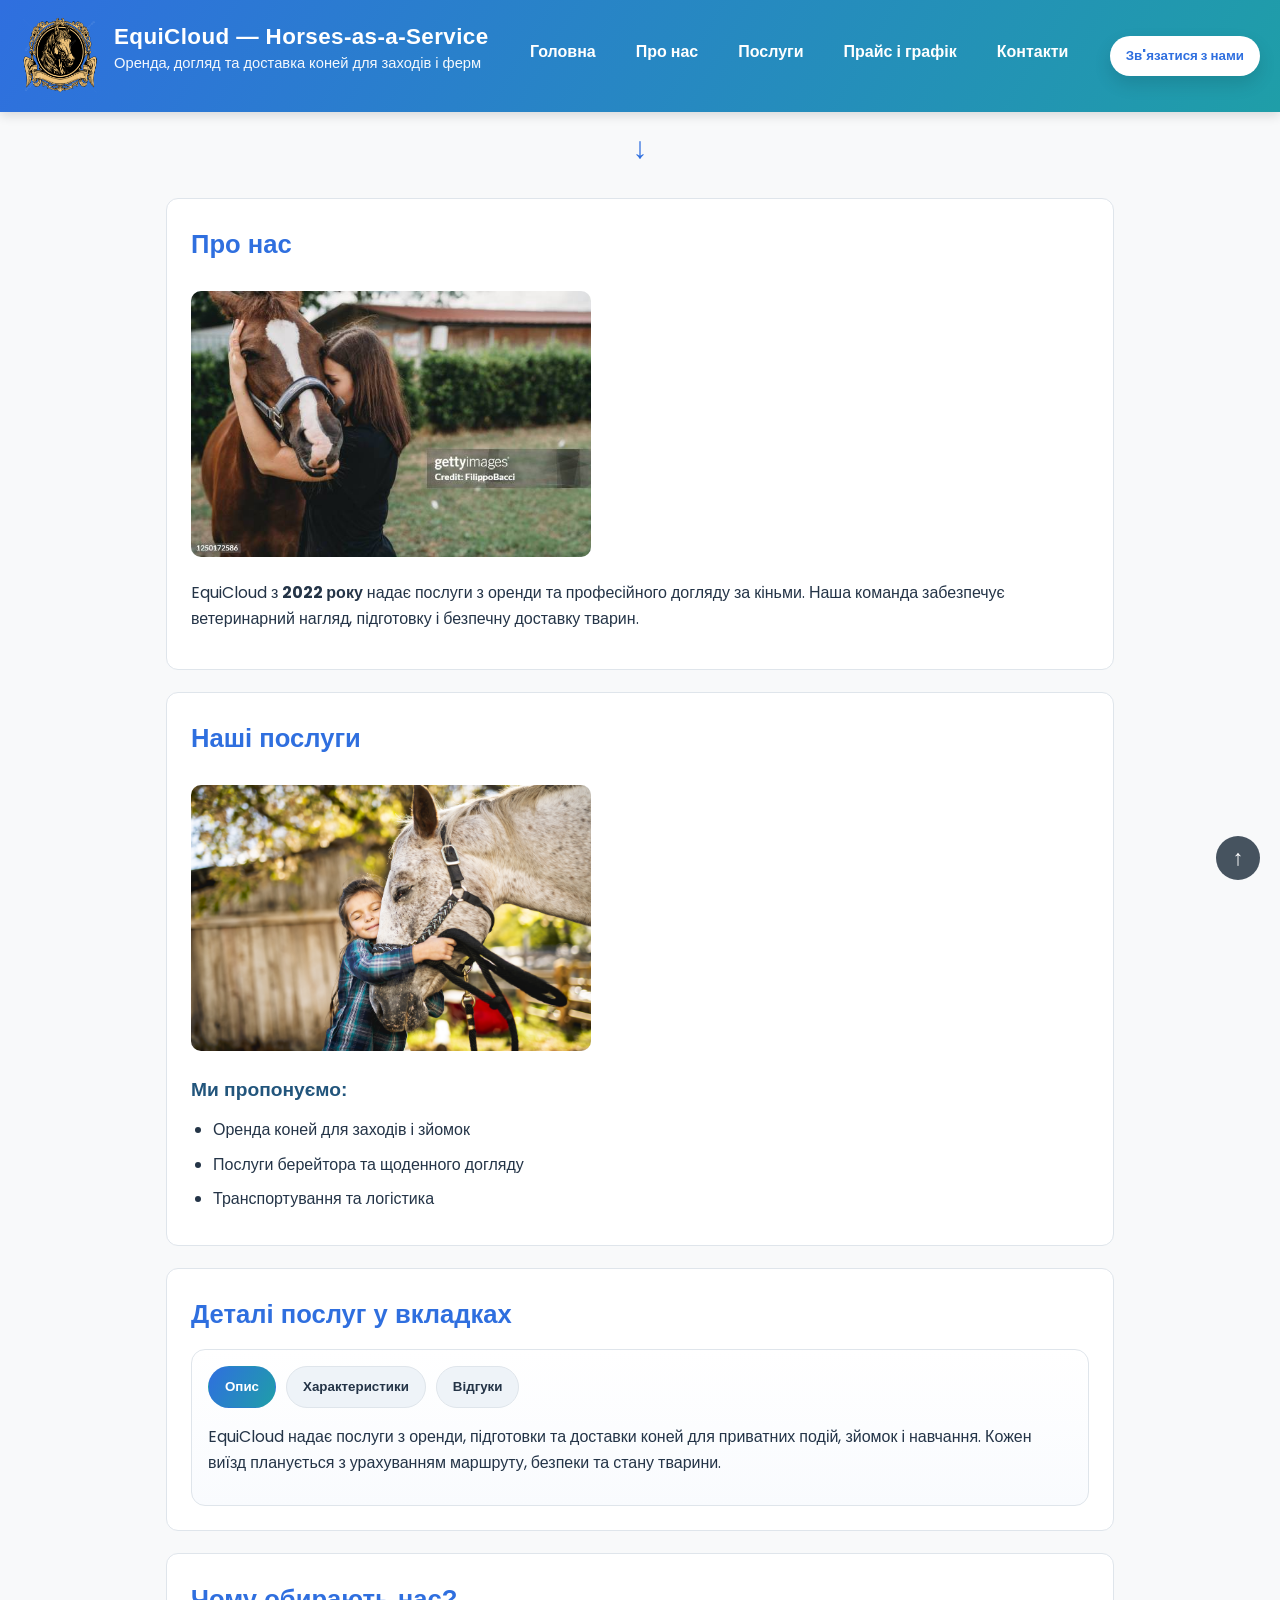
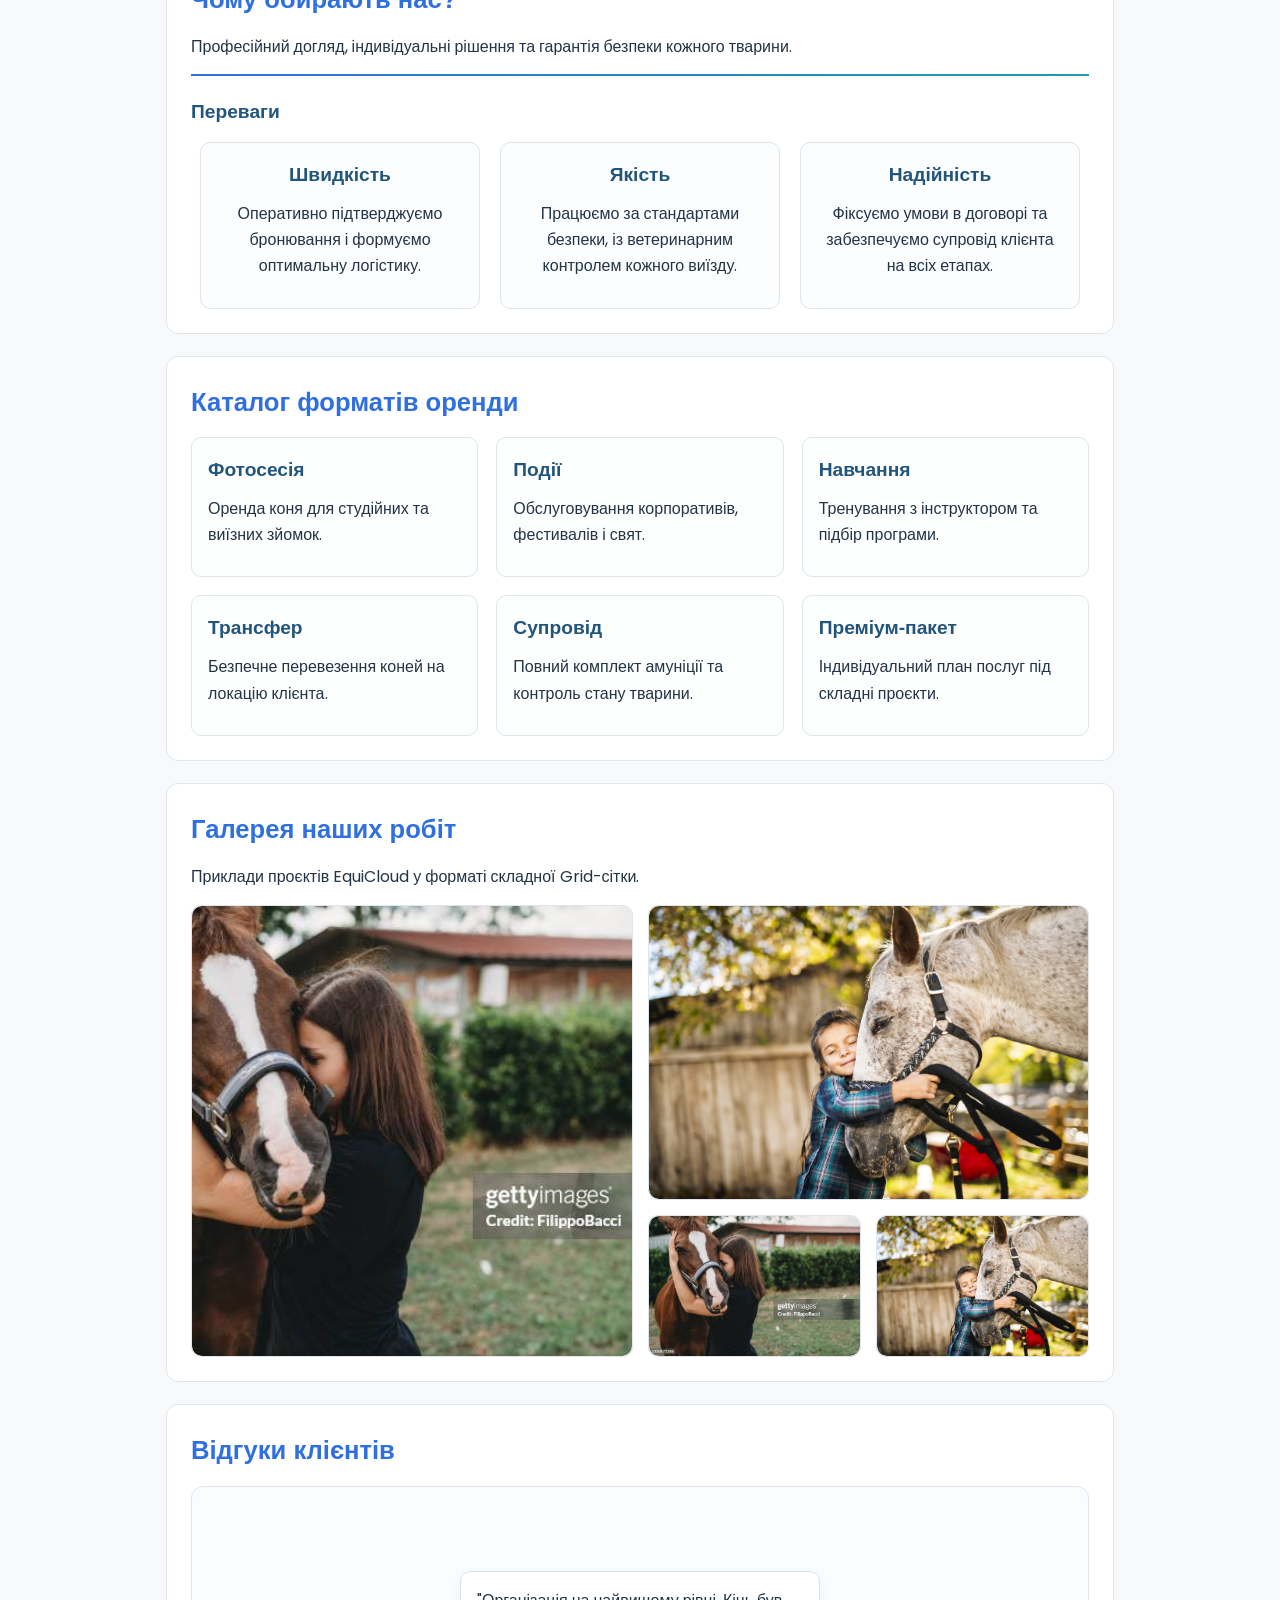
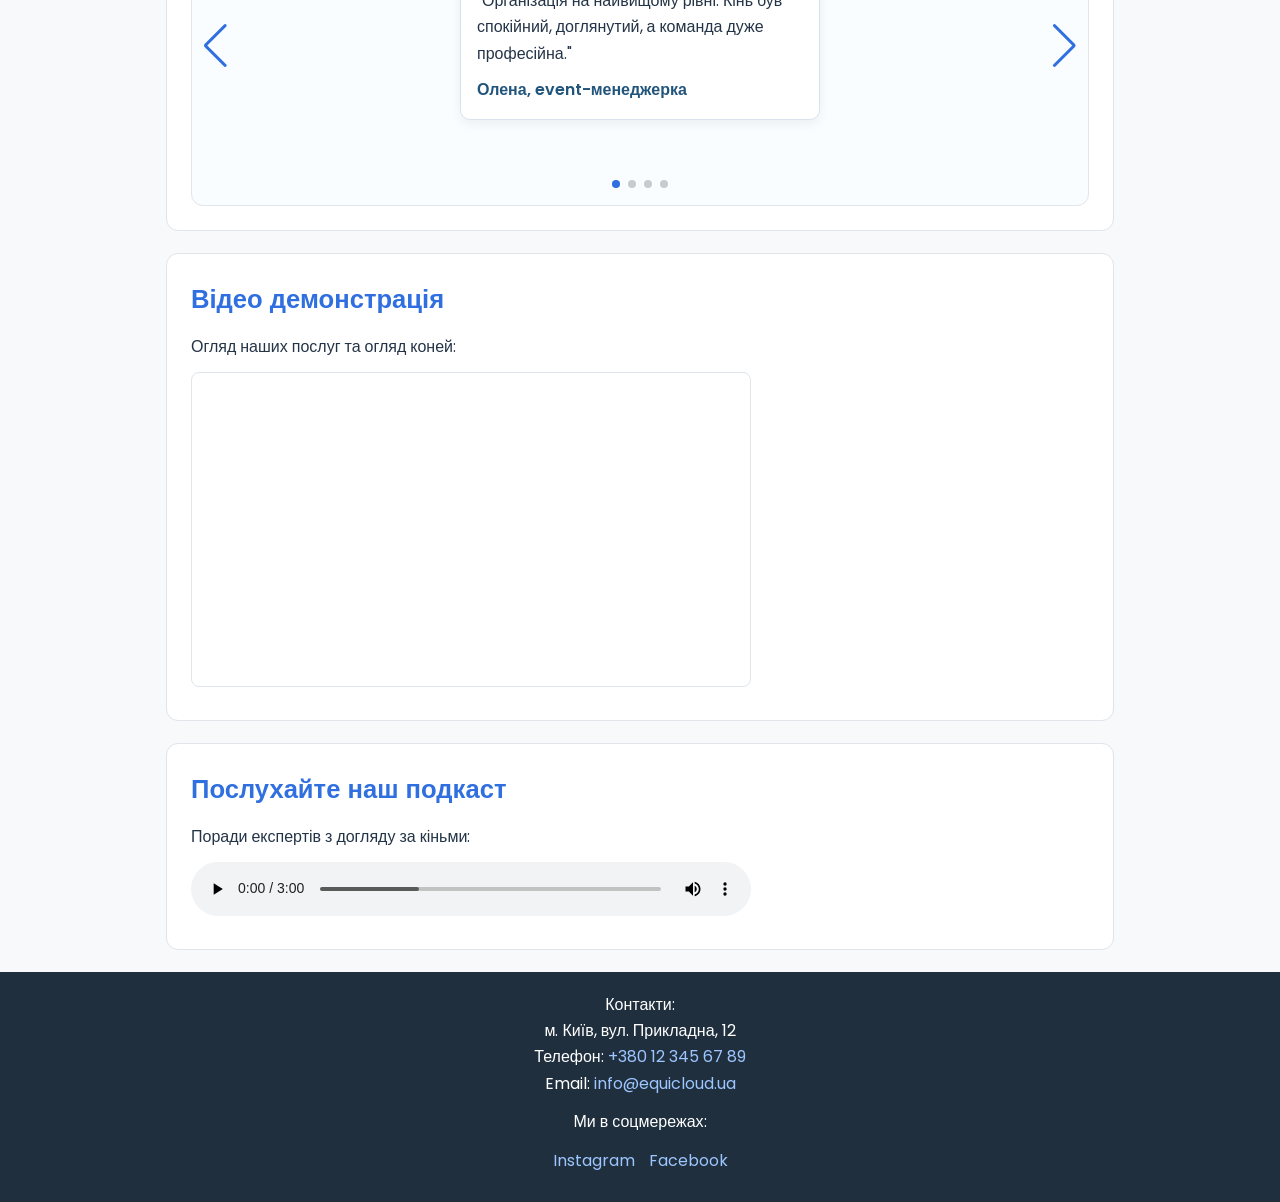
<file: index.html>
<!DOCTYPE html>
<html lang="uk">
<head>
    <meta charset="UTF-8">
    <meta name="viewport" content="width=device-width, initial-scale=1.0">
    <title>EquiCloud — Horses-as-a-Service</title>
    <meta name="description" content="EquiCloud — оренда, догляд та доставка коней як сервіс для заходів і ферм">
    <link rel="icon" href="img/logo.png" type="image/png">
    <link rel="stylesheet" href="https://cdn.jsdelivr.net/npm/swiper@11/swiper-bundle.min.css">
    <link rel="stylesheet" href="style.css">
</head>
<body>
    <header class="main-header">
        <div class="header-brand">
            <img src="img/logo.png" alt="Логотип EquiCloud — Horses-as-a-Service" width="100">
            <div>
                <h1>EquiCloud — Horses-as-a-Service</h1>
                <p>Оренда, догляд та доставка коней для заходів і ферм</p>
            </div>
        </div>
        <button class="hamburger" aria-label="Меню" aria-controls="mobile-menu" aria-expanded="false" type="button">
            <span class="bar"></span>
            <span class="bar"></span>
            <span class="bar"></span>
        </button>
        <nav class="main-menu" aria-label="Основна навігація">
            <ul>
                <li><a href="index.html">Головна</a></li>
                <li><a href="about.html">Про нас</a></li>
                <li><a href="services.html">Послуги</a></li>
                <li><a href="price.html">Прайс і графік</a></li>
                <li><a href="contacts.html">Контакти</a></li>
            </ul>
        </nav>
        <button class="header-cta" id="open-modal-btn" type="button" aria-haspopup="dialog" aria-controls="my-modal">
            Зв'язатися з нами
        </button>
        <nav class="mobile-menu" id="mobile-menu" aria-label="Мобільна навігація">
            <a href="index.html">Головна</a>
            <a href="about.html">Про нас</a>
            <a href="services.html">Послуги</a>
            <a href="price.html">Прайс і графік</a>
            <a href="contacts.html">Контакти</a>
        </nav>
    </header>

    <div class="scroll-down" aria-hidden="true">
        <span>↓</span>
    </div>

    <main>
        <section id="about">
            <h2>Про нас</h2>
            <img src="img/team.jpg" alt="Команда EquiCloud з кіньми" width="400">
            <p>EquiCloud з <strong>2022 року</strong> надає послуги з оренди та професійного догляду за кіньми. Наша команда забезпечує ветеринарний нагляд, підготовку і безпечну доставку тварин.</p>
        </section>

        <section id="services">
            <h2>Наші послуги</h2>
            <img src="img/services.jpg" alt="Послуги EquiCloud — оренда та догляд коней" width="400">
            <h3>Ми пропонуємо:</h3>
            <ul>
                <li>Оренда коней для заходів і зйомок</li>
                <li>Послуги берейтора та щоденного догляду</li>
                <li>Транспортування та логістика</li>
            </ul>
        </section>

        <section class="tabs-section" aria-labelledby="tabs-title">
            <h2 id="tabs-title">Деталі послуг у вкладках</h2>
            <div class="tabs-container">
                <div class="tabs-header" role="tablist" aria-label="Деталі послуг EquiCloud">
                    <button class="tab-btn active" type="button" data-tab="tab-desc" role="tab" aria-selected="true">Опис</button>
                    <button class="tab-btn" type="button" data-tab="tab-specs" role="tab" aria-selected="false">Характеристики</button>
                    <button class="tab-btn" type="button" data-tab="tab-reviews" role="tab" aria-selected="false">Відгуки</button>
                </div>

                <div class="tabs-body">
                    <div id="tab-desc" class="tab-content active" role="tabpanel">
                        <p>EquiCloud надає послуги з оренди, підготовки та доставки коней для приватних подій, зйомок і навчання. Кожен виїзд планується з урахуванням маршруту, безпеки та стану тварини.</p>
                    </div>
                    <div id="tab-specs" class="tab-content" role="tabpanel">
                        <p>Ключові характеристики сервісу:</p>
                        <ul>
                            <li>ветеринарний контроль перед виїздом;</li>
                            <li>професійний супровід інструктора;</li>
                            <li>спеціалізований транспорт і логістика.</li>
                        </ul>
                    </div>
                    <div id="tab-reviews" class="tab-content" role="tabpanel">
                        <p>Клієнти відзначають пунктуальність команди, спокій тварин та зрозумілу комунікацію. Це допомагає безпечно проводити фотосесії, івенти та навчальні заняття.</p>
                    </div>
                </div>
            </div>
        </section>

        <section>
            <h2>Чому обирають нас?</h2>
            <p>Професійний догляд, індивідуальні рішення та гарантія безпеки кожного тварини.</p>
            <hr>
            <h3>Переваги</h3>
            <div class="features">
                <article class="feature-card">
                    <h3>Швидкість</h3>
                    <p>Оперативно підтверджуємо бронювання і формуємо оптимальну логістику.</p>
                </article>
                <article class="feature-card">
                    <h3>Якість</h3>
                    <p>Працюємо за стандартами безпеки, із ветеринарним контролем кожного виїзду.</p>
                </article>
                <article class="feature-card">
                    <h3>Надійність</h3>
                    <p>Фіксуємо умови в договорі та забезпечуємо супровід клієнта на всіх етапах.</p>
                </article>
            </div>
        </section>

        <section>
            <h2>Каталог форматів оренди</h2>
            <div class="catalog">
                <article class="product-item">
                    <h3>Фотосесія</h3>
                    <p>Оренда коня для студійних та виїзних зйомок.</p>
                </article>
                <article class="product-item">
                    <h3>Події</h3>
                    <p>Обслуговування корпоративів, фестивалів і свят.</p>
                </article>
                <article class="product-item">
                    <h3>Навчання</h3>
                    <p>Тренування з інструктором та підбір програми.</p>
                </article>
                <article class="product-item">
                    <h3>Трансфер</h3>
                    <p>Безпечне перевезення коней на локацію клієнта.</p>
                </article>
                <article class="product-item">
                    <h3>Супровід</h3>
                    <p>Повний комплект амуніції та контроль стану тварини.</p>
                </article>
                <article class="product-item">
                    <h3>Преміум-пакет</h3>
                    <p>Індивідуальний план послуг під складні проєкти.</p>
                </article>
            </div>
        </section>

        <section>
            <h2>Галерея наших робіт</h2>
            <p>Приклади проєктів EquiCloud у форматі складної Grid-сітки.</p>
            <div class="gallery">
                <div class="gallery-item item-1">
                    <img src="img/team.jpg" alt="Команда EquiCloud під час виїзного проєкту">
                </div>
                <div class="gallery-item item-2">
                    <img src="img/services.jpg" alt="Кінь підготовлений до фотосесії">
                </div>
                <div class="gallery-item item-3">
                    <img src="img/team.jpg" alt="Підготовка коней для публічного заходу">
                </div>
                <div class="gallery-item item-4">
                    <img src="img/services.jpg" alt="Супровід коня інструктором EquiCloud">
                </div>
            </div>
        </section>

        <section>
            <h2>Відгуки клієнтів</h2>
            <div class="swiper mySwiper">
                <div class="swiper-wrapper">
                    <div class="swiper-slide">
                        <blockquote>
                            <p>"Організація на найвищому рівні. Кінь був спокійний, доглянутий, а команда дуже професійна."</p>
                            <cite>Олена, event-менеджерка</cite>
                        </blockquote>
                    </div>
                    <div class="swiper-slide">
                        <blockquote>
                            <p>"Замовляли для фотозйомки. Усе чітко за графіком і з увагою до безпеки."</p>
                            <cite>Андрій, фотограф</cite>
                        </blockquote>
                    </div>
                    <div class="swiper-slide">
                        <blockquote>
                            <p>"Дуже зручно, що є і оренда, і транспортування, і супровід в одному сервісі."</p>
                            <cite>Ірина, власниця ферми</cite>
                        </blockquote>
                    </div>
                    <div class="swiper-slide">
                        <blockquote>
                            <p>"Після першого замовлення працюємо з EquiCloud постійно. Рекомендую."</p>
                            <cite>Максим, керівник проєктів</cite>
                        </blockquote>
                    </div>
                </div>

                <div class="swiper-button-next"></div>
                <div class="swiper-button-prev"></div>
                <div class="swiper-pagination"></div>
            </div>
        </section>

        <section>
            <h2>Відео демонстрація</h2>
            <p>Огляд наших послуг та огляд коней:</p>
            <iframe 
                width="560" 
                height="315" 
                src="https://www.youtube.com/embed/JhuAlIBTFkA?si=wnvHJZyo0v3yvI8f?autoplay=1&loop=1" 
                title="YouTube video player" 
                frameborder="0" 
                allow="accelerometer; autoplay; clipboard-write; encrypted-media; gyroscope; picture-in-picture; web-share" 
                referrerpolicy="strict-origin-when-cross-origin" 
                allowfullscreen>
            </iframe>
        </section>

        <section>
            <h2>Послухайте наш подкаст</h2>
            <p>Поради експертів з догляду за кіньми:</p>
            <audio controls>
                <source src="audio/podcast-episode.mp3" type="audio/mpeg">
                Ваш браузер не підтримує аудіоплеєр HTML5.
            </audio>
        </section>
    </main>

    <div class="modal-overlay" id="my-modal" aria-hidden="true">
        <div class="modal-window" role="dialog" aria-modal="true" aria-labelledby="modal-title">
            <button class="close-modal" type="button" aria-label="Закрити вікно">&times;</button>
            <h2 id="modal-title">Залиште заявку</h2>
            <p>Ми зв'яжемося з вами для уточнення деталей замовлення.</p>
            <form>
                <label for="client-name">Ваше ім'я</label>
                <input type="text" id="client-name" name="client-name" placeholder="Введіть ім'я">

                <label for="client-phone">Ваш телефон</label>
                <input type="tel" id="client-phone" name="client-phone" placeholder="+380...">

                <button type="submit">Надіслати</button>
            </form>
        </div>
    </div>

    <footer id="contacts">
        <p>Контакти:<br>
            м. Київ, вул. Прикладна, 12<br>
            Телефон: <a href="tel:+380123456789">+380 12 345 67 89</a>
            <br>Email: <a href="mailto:info@equicloud.ua">info@equicloud.ua</a>
        </p>

        <p>Ми в соцмережах:</p>
        <ul>
            <li><a href="https://instagram.com" target="_blank">Instagram</a></li>
            <li><a href="https://facebook.com" target="_blank">Facebook</a></li>
        </ul>
    </footer>

    <a href="#" class="back-to-top" aria-label="Повернутися вгору">↑</a>
    <script src="https://cdn.jsdelivr.net/npm/swiper@11/swiper-bundle.min.js"></script>
    <script src="script.js"></script>
</body>
</html>
</file>
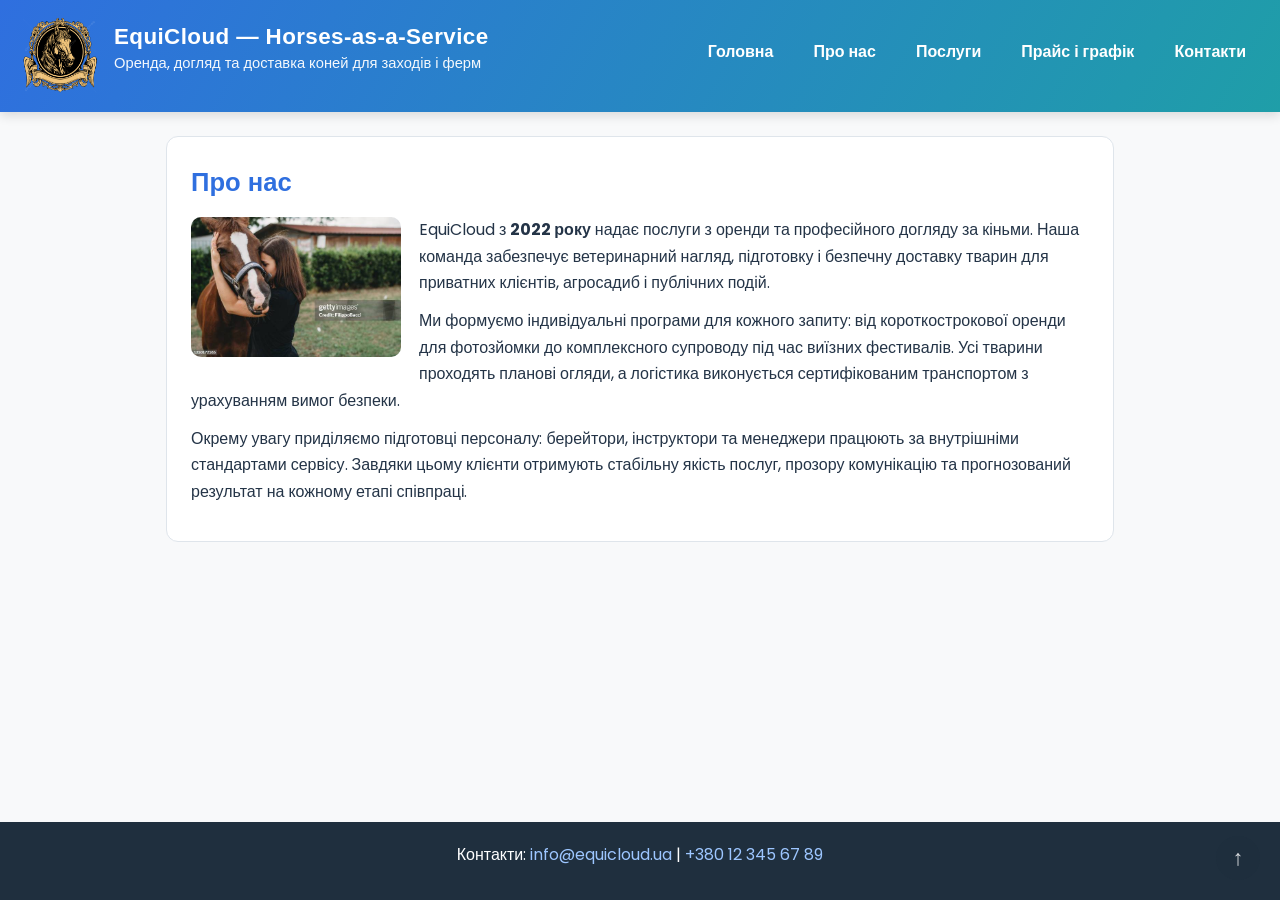
<file: about.html>
<!DOCTYPE html>
<html lang="uk">
<head>
    <meta charset="UTF-8">
    <meta name="viewport" content="width=device-width, initial-scale=1.0">
    <title>Про нас — EquiCloud</title>
    <meta name="description" content="EquiCloud — оренда, догляд та доставка коней як сервіс для заходів і ферм">
    <link rel="icon" href="img/logo.png" type="image/png">
    <link rel="stylesheet" href="style.css">
</head>
<body>
    <header class="main-header">
        <div class="header-brand">
            <img src="img/logo.png" alt="Логотип EquiCloud — Horses-as-a-Service" width="100">
            <div>
                <h1>EquiCloud — Horses-as-a-Service</h1>
                <p>Оренда, догляд та доставка коней для заходів і ферм</p>
            </div>
        </div>
        <button class="hamburger" aria-label="Меню" aria-controls="mobile-menu" aria-expanded="false" type="button">
            <span class="bar"></span>
            <span class="bar"></span>
            <span class="bar"></span>
        </button>
        <nav class="main-menu" aria-label="Основна навігація">
            <ul>
                <li><a href="index.html">Головна</a></li>
                <li><a href="about.html">Про нас</a></li>
                <li><a href="services.html">Послуги</a></li>
                <li><a href="price.html">Прайс і графік</a></li>
                <li><a href="contacts.html">Контакти</a></li>
            </ul>
        </nav>
        <nav class="mobile-menu" id="mobile-menu" aria-label="Мобільна навігація">
            <a href="index.html">Головна</a>
            <a href="about.html">Про нас</a>
            <a href="services.html">Послуги</a>
            <a href="price.html">Прайс і графік</a>
            <a href="contacts.html">Контакти</a>
        </nav>
    </header>

    <main>
        <section id="about">
            <h2>Про нас</h2>
            <div class="float-wrap">
                <img class="float-img" src="img/team.jpg" alt="Команда EquiCloud з кіньми" width="400">
                <p>EquiCloud з <strong>2022 року</strong> надає послуги з оренди та професійного догляду за кіньми. Наша команда забезпечує ветеринарний нагляд, підготовку і безпечну доставку тварин для приватних клієнтів, агросадиб і публічних подій.</p>
                <p>Ми формуємо індивідуальні програми для кожного запиту: від короткострокової оренди для фотозйомки до комплексного супроводу під час виїзних фестивалів. Усі тварини проходять планові огляди, а логістика виконується сертифікованим транспортом з урахуванням вимог безпеки.</p>
                <p>Окрему увагу приділяємо підготовці персоналу: берейтори, інструктори та менеджери працюють за внутрішніми стандартами сервісу. Завдяки цьому клієнти отримують стабільну якість послуг, прозору комунікацію та прогнозований результат на кожному етапі співпраці.</p>
            </div>
        </section>
    </main>

    <footer>
        <p>Контакти: <a href="mailto:info@equicloud.ua">info@equicloud.ua</a> | <a href="tel:+380123456789">+380 12 345 67 89</a></p>
    </footer>

    <a href="#" class="back-to-top" aria-label="Повернутися вгору">↑</a>
    <script src="script.js"></script>
</body>
</html>
</file>
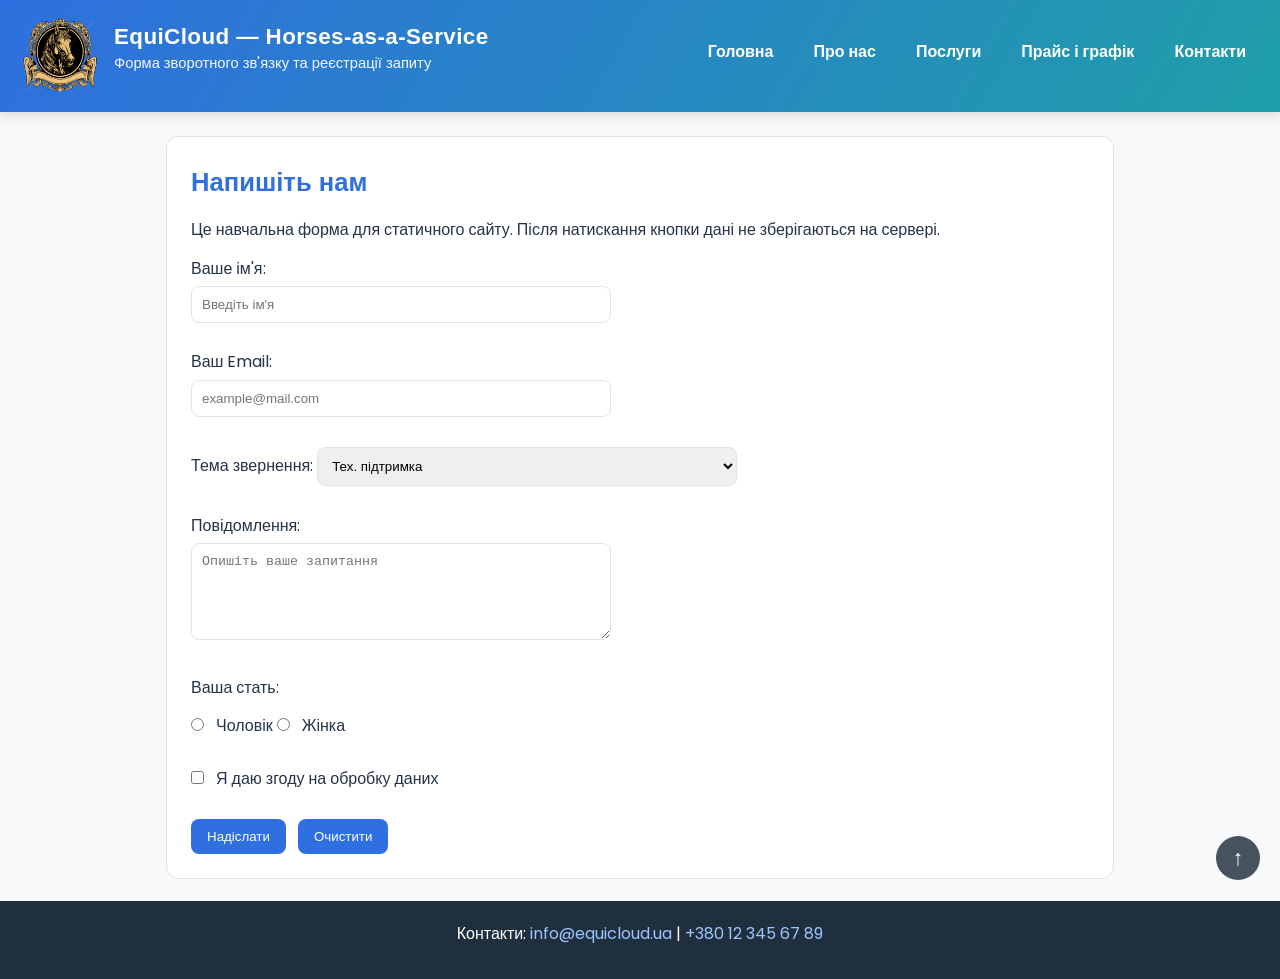
<file: contacts.html>
<!DOCTYPE html>
<html lang="uk">
<head>
    <meta charset="UTF-8">
    <meta name="viewport" content="width=device-width, initial-scale=1.0">
    <title>Контакти — EquiCloud</title>
    <meta name="description" content="Форма зворотного зв'язку EquiCloud для запитів, консультацій і співпраці">
    <link rel="icon" href="img/logo.png" type="image/png">
    <link rel="stylesheet" href="style.css">
</head>
<body>
    <header class="main-header">
        <div class="header-brand">
            <img src="img/logo.png" alt="Логотип EquiCloud — Horses-as-a-Service" width="100">
            <div>
                <h1>EquiCloud — Horses-as-a-Service</h1>
                <p>Форма зворотного зв'язку та реєстрації запиту</p>
            </div>
        </div>
        <button class="hamburger" aria-label="Меню" aria-controls="mobile-menu" aria-expanded="false" type="button">
            <span class="bar"></span>
            <span class="bar"></span>
            <span class="bar"></span>
        </button>
        <nav class="main-menu" aria-label="Основна навігація">
            <ul>
                <li><a href="index.html">Головна</a></li>
                <li><a href="about.html">Про нас</a></li>
                <li><a href="services.html">Послуги</a></li>
                <li><a href="price.html">Прайс і графік</a></li>
                <li><a href="contacts.html">Контакти</a></li>
            </ul>
        </nav>
        <nav class="mobile-menu" id="mobile-menu" aria-label="Мобільна навігація">
            <a href="index.html">Головна</a>
            <a href="about.html">Про нас</a>
            <a href="services.html">Послуги</a>
            <a href="price.html">Прайс і графік</a>
            <a href="contacts.html">Контакти</a>
        </nav>
    </header>

    <main>
        <section>
            <h2>Напишіть нам</h2>
            <p>Це навчальна форма для статичного сайту. Після натискання кнопки дані не зберігаються на сервері.</p>

            <form action="#" method="POST">
                <div>
                    <label for="username">Ваше ім'я:</label><br>
                    <input type="text" id="username" name="username" placeholder="Введіть ім'я" required>
                </div>
                <br>

                <div>
                    <label for="useremail">Ваш Email:</label><br>
                    <input type="email" id="useremail" name="useremail" placeholder="example@mail.com" required>
                </div>
                <br>

                <div>
                    <label for="topic">Тема звернення:</label>
                    <select id="topic" name="topic">
                        <option value="support">Тех. підтримка</option>
                        <option value="sales">Відділ продажів</option>
                        <option value="other">Інше</option>
                    </select>
                </div>
                <br>

                <div>
                    <label for="message">Повідомлення:</label><br>
                    <textarea id="message" name="message" rows="5" cols="30" placeholder="Опишіть ваше запитання"></textarea>
                </div>
                <br>

                <div>
                    <p>Ваша стать:</p>
                    <input type="radio" id="male" name="gender" value="male">
                    <label for="male">Чоловік</label>

                    <input type="radio" id="female" name="gender" value="female">
                    <label for="female">Жінка</label>
                </div>
                <br>

                <div>
                    <input type="checkbox" id="agree" name="agree" required>
                    <label for="agree">Я даю згоду на обробку даних</label>
                </div>
                <br>

                <button type="submit">Надіслати</button>
                <button type="reset">Очистити</button>
            </form>
        </section>
    </main>

    <footer>
        <p>Контакти: <a href="mailto:info@equicloud.ua">info@equicloud.ua</a> | <a href="tel:+380123456789">+380 12 345 67 89</a></p>
    </footer>

    <a href="#" class="back-to-top" aria-label="Повернутися вгору">↑</a>
    <script src="script.js"></script>
</body>
</html>
</file>
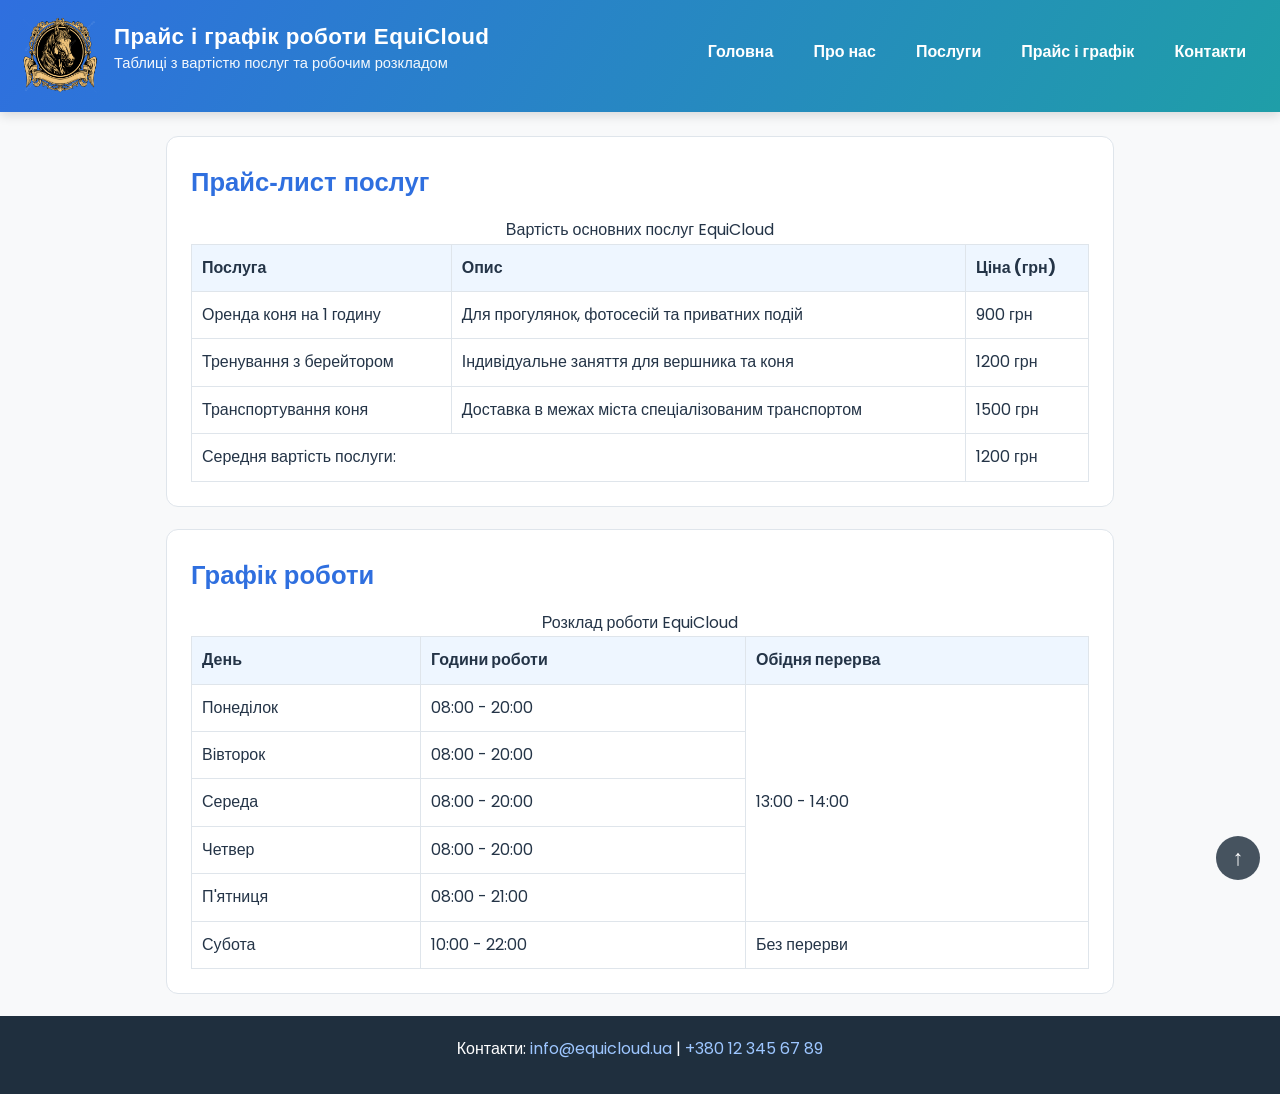
<file: price.html>
<!DOCTYPE html>
<html lang="uk">
<head>
    <meta charset="UTF-8">
    <meta name="viewport" content="width=device-width, initial-scale=1.0">
    <title>Прайс і графік роботи — EquiCloud</title>
    <meta name="description" content="Прайс-лист послуг EquiCloud та графік роботи компанії">
    <link rel="icon" href="img/logo.png" type="image/png">
    <link rel="stylesheet" href="style.css">
</head>
<body>
    <header class="main-header">
        <div class="header-brand">
            <img src="img/logo.png" alt="Логотип EquiCloud — Horses-as-a-Service" width="100">
            <div>
                <h1>Прайс і графік роботи EquiCloud</h1>
                <p>Таблиці з вартістю послуг та робочим розкладом</p>
            </div>
        </div>
        <button class="hamburger" aria-label="Меню" aria-controls="mobile-menu" aria-expanded="false" type="button">
            <span class="bar"></span>
            <span class="bar"></span>
            <span class="bar"></span>
        </button>
        <nav class="main-menu" aria-label="Основна навігація">
            <ul>
                <li><a href="index.html">Головна</a></li>
                <li><a href="about.html">Про нас</a></li>
                <li><a href="services.html">Послуги</a></li>
                <li><a href="price.html">Прайс і графік</a></li>
                <li><a href="contacts.html">Контакти</a></li>
            </ul>
        </nav>
        <nav class="mobile-menu" id="mobile-menu" aria-label="Мобільна навігація">
            <a href="index.html">Головна</a>
            <a href="about.html">Про нас</a>
            <a href="services.html">Послуги</a>
            <a href="price.html">Прайс і графік</a>
            <a href="contacts.html">Контакти</a>
        </nav>
    </header>

    <main>
        <section>
            <h2>Прайс-лист послуг</h2>
            <table border="1" width="100%" cellpadding="10" cellspacing="0">
                <caption>Вартість основних послуг EquiCloud</caption>
                <thead>
                    <tr>
                        <th>Послуга</th>
                        <th>Опис</th>
                        <th>Ціна (грн)</th>
                    </tr>
                </thead>
                <tbody>
                    <tr>
                        <td>Оренда коня на 1 годину</td>
                        <td>Для прогулянок, фотосесій та приватних подій</td>
                        <td>900 грн</td>
                    </tr>
                    <tr>
                        <td>Тренування з берейтором</td>
                        <td>Індивідуальне заняття для вершника та коня</td>
                        <td>1200 грн</td>
                    </tr>
                    <tr>
                        <td>Транспортування коня</td>
                        <td>Доставка в межах міста спеціалізованим транспортом</td>
                        <td>1500 грн</td>
                    </tr>
                </tbody>
                <tfoot>
                    <tr>
                        <td colspan="2">Середня вартість послуги:</td>
                        <td>1200 грн</td>
                    </tr>
                </tfoot>
            </table>
        </section>

        <section>
            <h2>Графік роботи</h2>
            <table border="1" width="100%" cellpadding="10" cellspacing="0">
                <caption>Розклад роботи EquiCloud</caption>
                <thead>
                    <tr>
                        <th>День</th>
                        <th>Години роботи</th>
                        <th>Обідня перерва</th>
                    </tr>
                </thead>
                <tbody>
                    <tr>
                        <td>Понеділок</td>
                        <td>08:00 - 20:00</td>
                        <td rowspan="5">13:00 - 14:00</td>
                    </tr>
                    <tr>
                        <td>Вівторок</td>
                        <td>08:00 - 20:00</td>
                    </tr>
                    <tr>
                        <td>Середа</td>
                        <td>08:00 - 20:00</td>
                    </tr>
                    <tr>
                        <td>Четвер</td>
                        <td>08:00 - 20:00</td>
                    </tr>
                    <tr>
                        <td>П'ятниця</td>
                        <td>08:00 - 21:00</td>
                    </tr>
                    <tr>
                        <td>Субота</td>
                        <td>10:00 - 22:00</td>
                        <td>Без перерви</td>
                    </tr>
                </tbody>
            </table>
        </section>
    </main>

    <footer>
        <p>Контакти: <a href="mailto:info@equicloud.ua">info@equicloud.ua</a> | <a href="tel:+380123456789">+380 12 345 67 89</a></p>
    </footer>

    <a href="#" class="back-to-top" aria-label="Повернутися вгору">↑</a>
    <script src="script.js"></script>
</body>
</html>
</file>
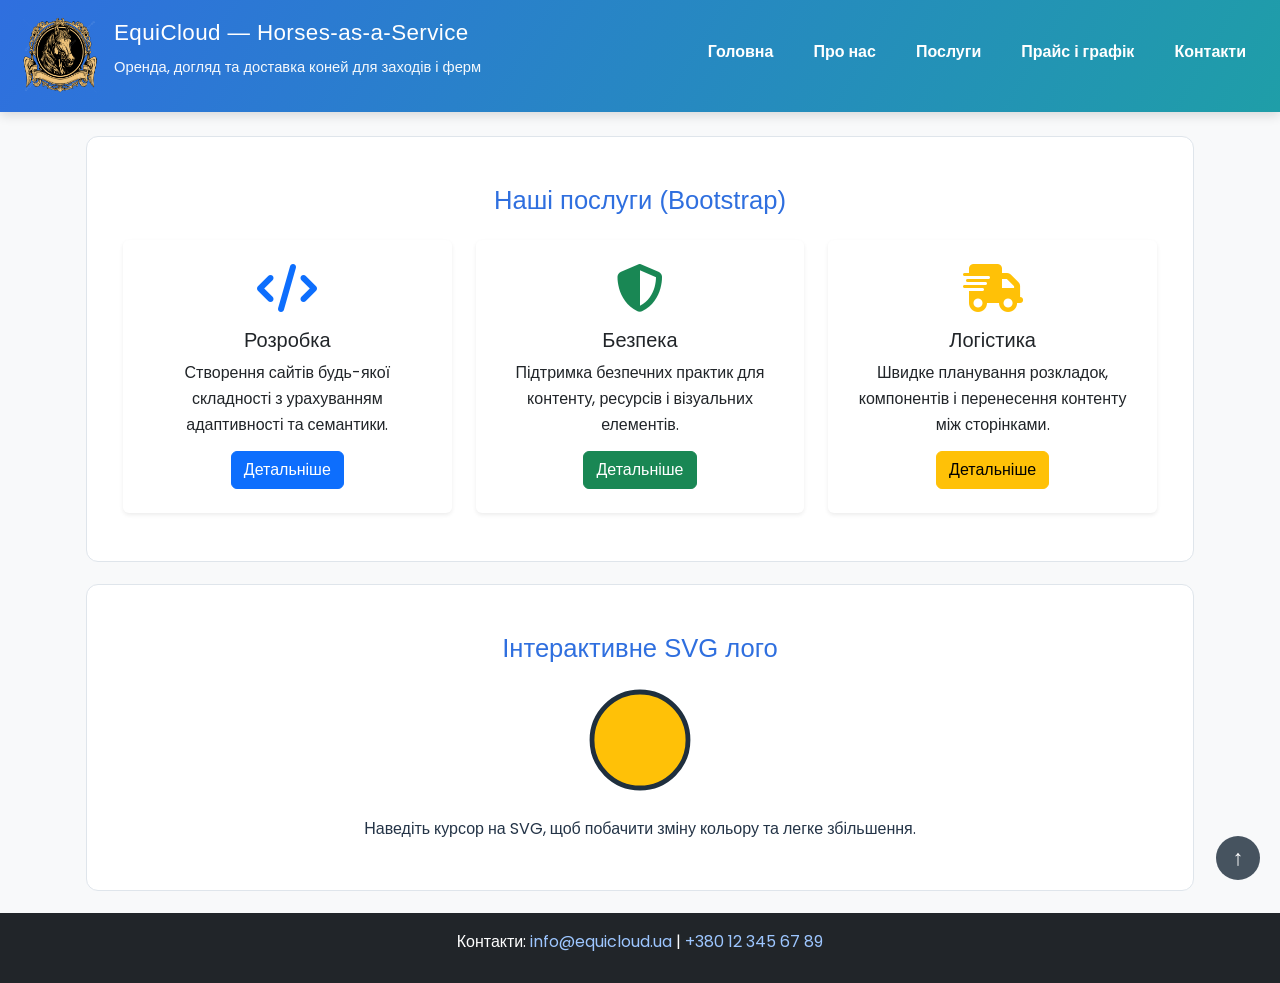
<file: services.html>
<!DOCTYPE html>
<html lang="uk">
<head>
    <meta charset="UTF-8">
    <meta name="viewport" content="width=device-width, initial-scale=1.0">
    <title>Лабораторна робота №14 — EquiCloud</title>
    <meta name="description" content="Демо-сторінка для лабораторної роботи з Bootstrap 5, FontAwesome, SVG та sticky footer">
    <link rel="icon" href="img/logo.png" type="image/png">
    <link href="https://cdn.jsdelivr.net/npm/bootstrap@5.3.0/dist/css/bootstrap.min.css" rel="stylesheet">
    <link rel="stylesheet" href="https://cdnjs.cloudflare.com/ajax/libs/font-awesome/6.4.0/css/all.min.css">
    <link rel="stylesheet" href="style.css">
</head>
<body class="lab14-page d-flex flex-column min-vh-100">
    <header class="main-header">
        <div class="header-brand">
            <img src="img/logo.png" alt="Логотип EquiCloud — Horses-as-a-Service" width="100">
            <div>
                <h1>EquiCloud — Horses-as-a-Service</h1>
                <p>Оренда, догляд та доставка коней для заходів і ферм</p>
            </div>
        </div>
        <button class="hamburger" aria-label="Меню" aria-controls="mobile-menu" aria-expanded="false" type="button">
            <span class="bar"></span>
            <span class="bar"></span>
            <span class="bar"></span>
        </button>
        <nav class="main-menu" aria-label="Основна навігація">
            <ul>
                <li><a href="index.html">Головна</a></li>
                <li><a href="about.html">Про нас</a></li>
                <li><a href="services.html">Послуги</a></li>
                <li><a href="price.html">Прайс і графік</a></li>
                <li><a href="contacts.html">Контакти</a></li>
            </ul>
        </nav>
        <nav class="mobile-menu" id="mobile-menu" aria-label="Мобільна навігація">
            <a href="index.html">Головна</a>
            <a href="about.html">Про нас</a>
            <a href="services.html">Послуги</a>
            <a href="price.html">Прайс і графік</a>
            <a href="contacts.html">Контакти</a>
        </nav>
    </header>

    <main>
        <section id="services">
            <div class="container py-4">
                <h2 class="text-center mb-4">Наші послуги (Bootstrap)</h2>
                <div class="row g-4">
                    <div class="col-12 col-md-4">
                        <div class="card h-100 shadow-sm border-0 text-center">
                            <div class="card-body p-4">
                                <i class="fa-solid fa-code fa-3x text-primary mb-3"></i>
                                <h3 class="card-title h5">Розробка</h3>
                                <p class="card-text">Створення сайтів будь-якої складності з урахуванням адаптивності та семантики.</p>
                                <a href="#svg-demo" class="btn btn-primary">Детальніше</a>
                            </div>
                        </div>
                    </div>

                    <div class="col-12 col-md-4">
                        <div class="card h-100 shadow-sm border-0 text-center">
                            <div class="card-body p-4">
                                <i class="fa-solid fa-shield-halved fa-3x text-success mb-3"></i>
                                <h3 class="card-title h5">Безпека</h3>
                                <p class="card-text">Підтримка безпечних практик для контенту, ресурсів і візуальних елементів.</p>
                                <a href="#container-info" class="btn btn-success">Детальніше</a>
                            </div>
                        </div>
                    </div>

                    <div class="col-12 col-md-4">
                        <div class="card h-100 shadow-sm border-0 text-center">
                            <div class="card-body p-4">
                                <i class="fa-solid fa-truck-fast fa-3x text-warning mb-3"></i>
                                <h3 class="card-title h5">Логістика</h3>
                                <p class="card-text">Швидке планування розкладок, компонентів і перенесення контенту між сторінками.</p>
                                <a href="#footer-demo" class="btn btn-warning">Детальніше</a>
                            </div>
                        </div>
                    </div>
                </div>
            </div>
        </section>

        <section id="svg-demo">
            <div class="container py-4 text-center">
                <h2 class="mb-3">Інтерактивне SVG лого</h2>
                <svg class="my-svg-icon" width="120" height="120" viewBox="0 0 100 100" role="img" aria-label="Жовте коло, що змінює колір при наведенні">
                    <circle cx="50" cy="50" r="40" stroke="#1f2f3e" stroke-width="4" fill="#ffc107"></circle>
                </svg>
                <p class="mt-3 mb-0">Наведіть курсор на SVG, щоб побачити зміну кольору та легке збільшення.</p>
            </div>
        </section>
    </main>

    <footer id="footer-demo" class="mt-auto bg-dark text-white p-3 text-center">
        <p>Контакти: <a href="mailto:info@equicloud.ua">info@equicloud.ua</a> | <a href="tel:+380123456789">+380 12 345 67 89</a></p>
    </footer>

    <a href="#" class="back-to-top" aria-label="Повернутися вгору">↑</a>
    <script src="https://cdn.jsdelivr.net/npm/bootstrap@5.3.0/dist/js/bootstrap.bundle.min.js"></script>
    <script src="script.js"></script>
</body>
</html>
</file>
<file: style.css>
@import url('https://fonts.googleapis.com/css2?family=Fredoka+Black&family=Poppins:wght@400;500;600&display=swap');

:root {
    --bg: #f8f9fa;
    --text: #243447;
    --brand-a: #2f6fdf;
    --brand-b: #1f9ea8;
    --white: #ffffff;
    --border: #dfe5eb;
}

* {
    margin: 0;
    padding: 0;
    box-sizing: border-box;
}

html,
body {
    height: 100%;
}

body {
    min-height: 100vh;
    display: flex;
    flex-direction: column;
    font-family: 'Poppins', sans-serif;
    background: var(--bg);
    color: var(--text);
    line-height: 1.65;
}

.main-header {
    position: sticky;
    top: 0;
    z-index: 1000;
    display: flex;
    justify-content: space-between;
    align-items: center;
    flex-wrap: wrap;
    gap: 20px;
    padding: 16px 20px;
    background: linear-gradient(120deg, var(--brand-a), var(--brand-b));
    color: var(--white);
    box-shadow: 0 4px 10px rgba(0, 0, 0, 0.12);
}

.header-brand {
    display: flex;
    align-items: center;
    gap: 14px;
}

.header-brand img {
    max-width: 80px;
    border-radius: 10px;
}

h1 {
    font-family: 'Fredoka Black', sans-serif;
    font-size: 1.4rem;
    line-height: 1.2;
    letter-spacing: 0.4px;
}

.header-brand p {
    font-size: 0.92rem;
    opacity: 0.95;
}

nav ul {
    list-style: none;
    display: flex;
    align-items: center;
    gap: 12px;
    margin: 0;
}

nav a {
    color: var(--white);
    text-decoration: none;
    font-weight: 600;
    padding: 9px 14px;
    border-radius: 7px;
    transition: background-color 0.25s ease;
}

nav a:hover {
    background-color: rgba(255, 255, 255, 0.2);
}

.header-cta {
    border: 0;
    border-radius: 999px;
    padding: 10px 16px;
    background: var(--white);
    color: var(--brand-a);
    font-family: inherit;
    font-weight: 700;
    cursor: pointer;
    box-shadow: 0 8px 18px rgba(0, 0, 0, 0.12);
    transition: transform 0.2s ease, box-shadow 0.2s ease, opacity 0.2s ease;
}

.header-cta:hover {
    transform: translateY(-1px);
    box-shadow: 0 10px 22px rgba(0, 0, 0, 0.16);
}

.header-cta:focus-visible,
.tab-btn:focus-visible,
.close-modal:focus-visible {
    outline: 3px solid #ffe08a;
    outline-offset: 2px;
}

.scroll-down {
    text-align: center;
    margin-top: 12px;
    font-size: 30px;
    color: var(--brand-a);
    animation: bounce 2s infinite;
    user-select: none;
}

@keyframes bounce {
    0%, 20%, 50%, 80%, 100% {
        transform: translateY(0);
    }

    40% {
        transform: translateY(-10px);
    }

    60% {
        transform: translateY(-5px);
    }
}

.hamburger {
    display: none;
    border: none;
    background: none;
    cursor: pointer;
    z-index: 1101;
}

.bar {
    display: block;
    width: 26px;
    height: 3px;
    margin: 5px auto;
    background-color: var(--white);
    border-radius: 2px;
    transition: all 0.3s ease-in-out;
}

.hamburger.active .bar:nth-child(2) {
    opacity: 0;
}

.hamburger.active .bar:nth-child(1) {
    transform: translateY(8px) rotate(45deg);
}

.hamburger.active .bar:nth-child(3) {
    transform: translateY(-8px) rotate(-45deg);
}

.mobile-menu {
    position: fixed;
    left: -100%;
    top: 0;
    width: min(72vw, 320px);
    height: 100vh;
    background: var(--white);
    box-shadow: 10px 0 24px rgba(0, 0, 0, 0.16);
    transition: left 0.3s ease;
    z-index: 1100;
    padding: 90px 20px 20px;
    display: flex;
    flex-direction: column;
    gap: 12px;
}

.mobile-menu a {
    color: var(--text);
    text-decoration: none;
    font-weight: 600;
    padding: 10px 12px;
    border-radius: 8px;
}

.mobile-menu a:hover {
    background: #eef6ff;
}

.mobile-menu.active {
    left: 0;
}

body.menu-open {
    overflow: hidden;
}

main {
    flex: 1;
    width: 100%;
    max-width: 980px;
    margin: 0 auto;
    padding: 24px 16px 0;
}

section {
    background: var(--white);
    margin-bottom: 22px;
    border: 1px solid var(--border);
    border-radius: 12px;
    padding: 24px;
}

h2 {
    font-family: 'Fredoka Black', sans-serif;
    color: var(--brand-a);
    margin-bottom: 14px;
    font-size: 1.6rem;
}

h3 {
    font-family: 'Fredoka Black', sans-serif;
    color: #22557c;
    margin-bottom: 10px;
    font-size: 1.2rem;
}

p {
    margin-bottom: 12px;
}

section img {
    max-width: 100%;
    border-radius: 10px;
    margin: 12px 0 14px;
}

hr {
    border: 0;
    height: 2px;
    background: linear-gradient(90deg, var(--brand-a), var(--brand-b));
    margin: 14px 0 20px;
}

ul,
ol,
dl {
    margin: 12px 0 0 22px;
}

li {
    margin-bottom: 8px;
}

.features {
    display: flex;
    justify-content: center;
    gap: 20px;
    flex-wrap: wrap;
    margin-top: 14px;
}

.feature-card {
    flex: 1 1 220px;
    max-width: 280px;
    border: 1px solid var(--border);
    border-radius: 10px;
    padding: 16px;
    text-align: center;
    background: #fbfdff;
}

.catalog {
    display: flex;
    flex-wrap: wrap;
    gap: 18px;
    margin-top: 10px;
}

.product-item {
    flex: 1 1 calc(33.333% - 18px);
    min-width: 220px;
    border: 1px solid var(--border);
    border-radius: 10px;
    padding: 16px;
    background: #fdfefe;
}

.gallery {
    display: grid;
    grid-template-columns: repeat(4, 1fr);
    grid-auto-rows: minmax(140px, auto);
    gap: 15px;
    margin-top: 14px;
}

.gallery-item {
    border-radius: 10px;
    overflow: hidden;
    border: 1px solid var(--border);
    background: #eef3f8;
}

.gallery-item img {
    width: 100%;
    height: 100%;
    object-fit: cover;
    display: block;
    margin: 0;
}

.item-1 {
    grid-column: span 2;
    grid-row: span 2;
}

.item-2 {
    grid-column: span 2;
}

.swiper {
    width: 100%;
    height: 320px;
    margin-top: 14px;
    border: 1px solid var(--border);
    border-radius: 12px;
    background: #fafdff;
}

.swiper-slide {
    display: flex;
    justify-content: center;
    align-items: center;
    padding: 20px;
}

.swiper-slide blockquote {
    max-width: 360px;
    border: 1px solid #d9e3ed;
    border-radius: 10px;
    background: #ffffff;
    padding: 16px;
    box-shadow: 0 4px 12px rgba(0, 0, 0, 0.06);
}

.swiper-slide p {
    margin-bottom: 10px;
}

.swiper-slide h2,
.swiper-slide p,
.swiper-slide cite {
    opacity: 0;
    transform: translateY(20px);
    transition: 0.5s;
}

.swiper-slide-active h2,
.swiper-slide-active p,
.swiper-slide-active cite {
    opacity: 1;
    transform: translateY(0);
}

.swiper-slide-active p {
    transition-delay: 0.2s;
}

.swiper-slide-active cite {
    transition-delay: 0.35s;
}

.swiper-slide cite {
    font-style: normal;
    font-weight: 600;
    color: #22557c;
}

.swiper-button-next,
.swiper-button-prev {
    color: var(--brand-a);
}

.swiper-pagination-bullet-active {
    background: var(--brand-a);
}

.tabs-container {
    border: 1px solid var(--border);
    border-radius: 14px;
    overflow: hidden;
    background: linear-gradient(180deg, #ffffff 0%, #f9fbfe 100%);
}

.tabs-header {
    display: flex;
    flex-wrap: wrap;
    gap: 10px;
    padding: 16px 16px 0;
}

.tab-btn {
    border: 1px solid var(--border);
    background: #eef3f8;
    color: var(--text);
    border-radius: 999px;
    padding: 10px 16px;
    font-family: inherit;
    font-weight: 600;
    cursor: pointer;
    transition: background-color 0.2s ease, color 0.2s ease, border-color 0.2s ease;
}

.tab-btn.active {
    background: linear-gradient(120deg, var(--brand-a), var(--brand-b));
    color: var(--white);
    border-color: transparent;
}

.tabs-body {
    padding: 16px;
}

.tab-content {
    display: none;
    animation: fadeIn 0.35s ease;
}

.tab-content.active {
    display: block;
}

.tab-content ul {
    margin-top: 10px;
}

.modal-overlay {
    position: fixed;
    inset: 0;
    display: none;
    align-items: center;
    justify-content: center;
    padding: 20px;
    background: rgba(15, 23, 42, 0.7);
    z-index: 2000;
}

.modal-overlay.open {
    display: flex;
}

.modal-window {
    position: relative;
    width: min(100%, 440px);
    padding: 26px;
    border-radius: 18px;
    background: var(--white);
    border: 1px solid rgba(255, 255, 255, 0.2);
    box-shadow: 0 24px 60px rgba(0, 0, 0, 0.28);
}

.modal-window p {
    margin-bottom: 18px;
}

.modal-window form {
    display: grid;
    gap: 12px;
}

.close-modal {
    position: absolute;
    top: 12px;
    right: 14px;
    border: 0;
    background: transparent;
    color: var(--text);
    font-size: 30px;
    line-height: 1;
    cursor: pointer;
}

body.modal-open {
    overflow: hidden;
}

.services-cards {
    display: flex;
    flex-wrap: wrap;
    gap: 16px;
    margin-bottom: 14px;
}

.service-item {
    position: relative;
    flex: 1 1 220px;
    border: 1px solid var(--border);
    border-radius: 10px;
    padding: 15px;
    background: var(--white);
}

.badge {
    position: absolute;
    top: 10px;
    right: 10px;
    background: #e05a5a;
    color: var(--white);
    padding: 3px 9px;
    border-radius: 6px;
    font-size: 0.75rem;
    font-weight: 700;
}

.service-item button {
    margin-top: 10px;
    padding: 9px 14px;
    border: 0;
    border-radius: 8px;
    color: var(--white);
    background: #2b8a3e;
    cursor: pointer;
}

.float-img {
    float: left;
    width: 210px;
    margin: 0 18px 10px 0;
    border-radius: 10px;
}

.float-wrap::after {
    content: "";
    display: block;
    clear: both;
}

table {
    width: 100%;
    border-collapse: collapse;
    margin-top: 10px;
}

th,
td {
    border: 1px solid var(--border);
    padding: 10px;
    text-align: left;
}

th {
    background: #eef6ff;
}

form input,
form select,
form textarea {
    width: 100%;
    max-width: 420px;
    padding: 10px;
    border: 1px solid var(--border);
    border-radius: 8px;
    margin-top: 4px;
}

form input[type="radio"],
form input[type="checkbox"] {
    width: auto;
    margin-right: 8px;
}

form button {
    padding: 10px 16px;
    border: 0;
    border-radius: 8px;
    cursor: pointer;
    color: var(--white);
    background: #2f6fdf;
    margin-right: 8px;
}

iframe {
    width: 100%;
    max-width: 560px;
    border-radius: 8px;
    border: 1px solid var(--border);
}

audio {
    width: 100%;
    max-width: 560px;
}

footer {
    margin-top: auto;
    background: #1f2f3e;
    color: var(--white);
    text-align: center;
    padding: 20px 16px;
}

footer a {
    color: #9dc6ff;
    text-decoration: none;
}

.lab14-page main {
    max-width: 1140px;
}

.my-svg-icon {
    display: inline-block;
    cursor: pointer;
}

.my-svg-icon circle {
    transition: fill 0.3s ease, stroke 0.3s ease, transform 0.3s ease;
    transform-origin: center;
}

.my-svg-icon:hover circle {
    fill: #dc3545;
    stroke: #dc3545;
    transform: scale(1.08);
}

footer ul {
    list-style: none;
    display: flex;
    justify-content: center;
    gap: 14px;
    margin: 10px 0 0;
}

.back-to-top {
    position: fixed;
    right: 20px;
    bottom: 20px;
    width: 44px;
    height: 44px;
    border-radius: 50%;
    background: #1f2f3e;
    color: var(--white);
    text-align: center;
    line-height: 44px;
    text-decoration: none;
    font-size: 22px;
    opacity: 0.82;
}

.back-to-top:hover {
    opacity: 1;
}

@media (max-width: 860px) {
    .main-header {
        justify-content: center;
        text-align: center;
    }

    .header-brand {
        flex-direction: column;
    }

    .header-cta {
        width: 100%;
        max-width: 260px;
    }

    nav ul {
        justify-content: center;
        flex-wrap: wrap;
    }

    .product-item {
        flex: 1 1 calc(50% - 18px);
    }

    .gallery {
        grid-template-columns: repeat(2, 1fr);
    }

    .item-1,
    .item-2 {
        grid-column: span 2;
    }

    .swiper {
        height: 300px;
    }

    .float-img {
        float: none;
        display: block;
        margin: 0 auto 12px;
        width: 100%;
        max-width: 280px;
    }
}

@media (max-width: 640px) {
    h1 {
        font-size: 1.1rem;
    }

    h2 {
        font-size: 1.3rem;
    }

    nav ul {
        flex-direction: column;
        gap: 8px;
    }

    .features,
    .catalog,
    .services-cards {
        gap: 12px;
    }

    .feature-card,
    .product-item,
    .service-item {
        flex: 1 1 100%;
        max-width: 100%;
    }

    .gallery {
        grid-template-columns: 1fr;
    }

    .item-1,
    .item-2 {
        grid-column: span 1;
        grid-row: span 1;
    }

    .swiper {
        height: 280px;
    }

    .swiper-slide {
        padding: 14px;
    }
}

@media (max-width: 768px) {
    .main-header {
        justify-content: space-between;
        align-items: center;
        text-align: left;
    }

    .header-brand {
        flex-direction: row;
        max-width: calc(100% - 70px);
    }

    .header-brand img {
        max-width: 60px;
    }

    .header-brand p {
        display: none;
    }

    .hamburger {
        display: block;
    }

    .main-menu {
        display: none;
    }

    .header-cta {
        width: min(260px, 100%);
        margin: 0 auto;
    }
}
</file>
